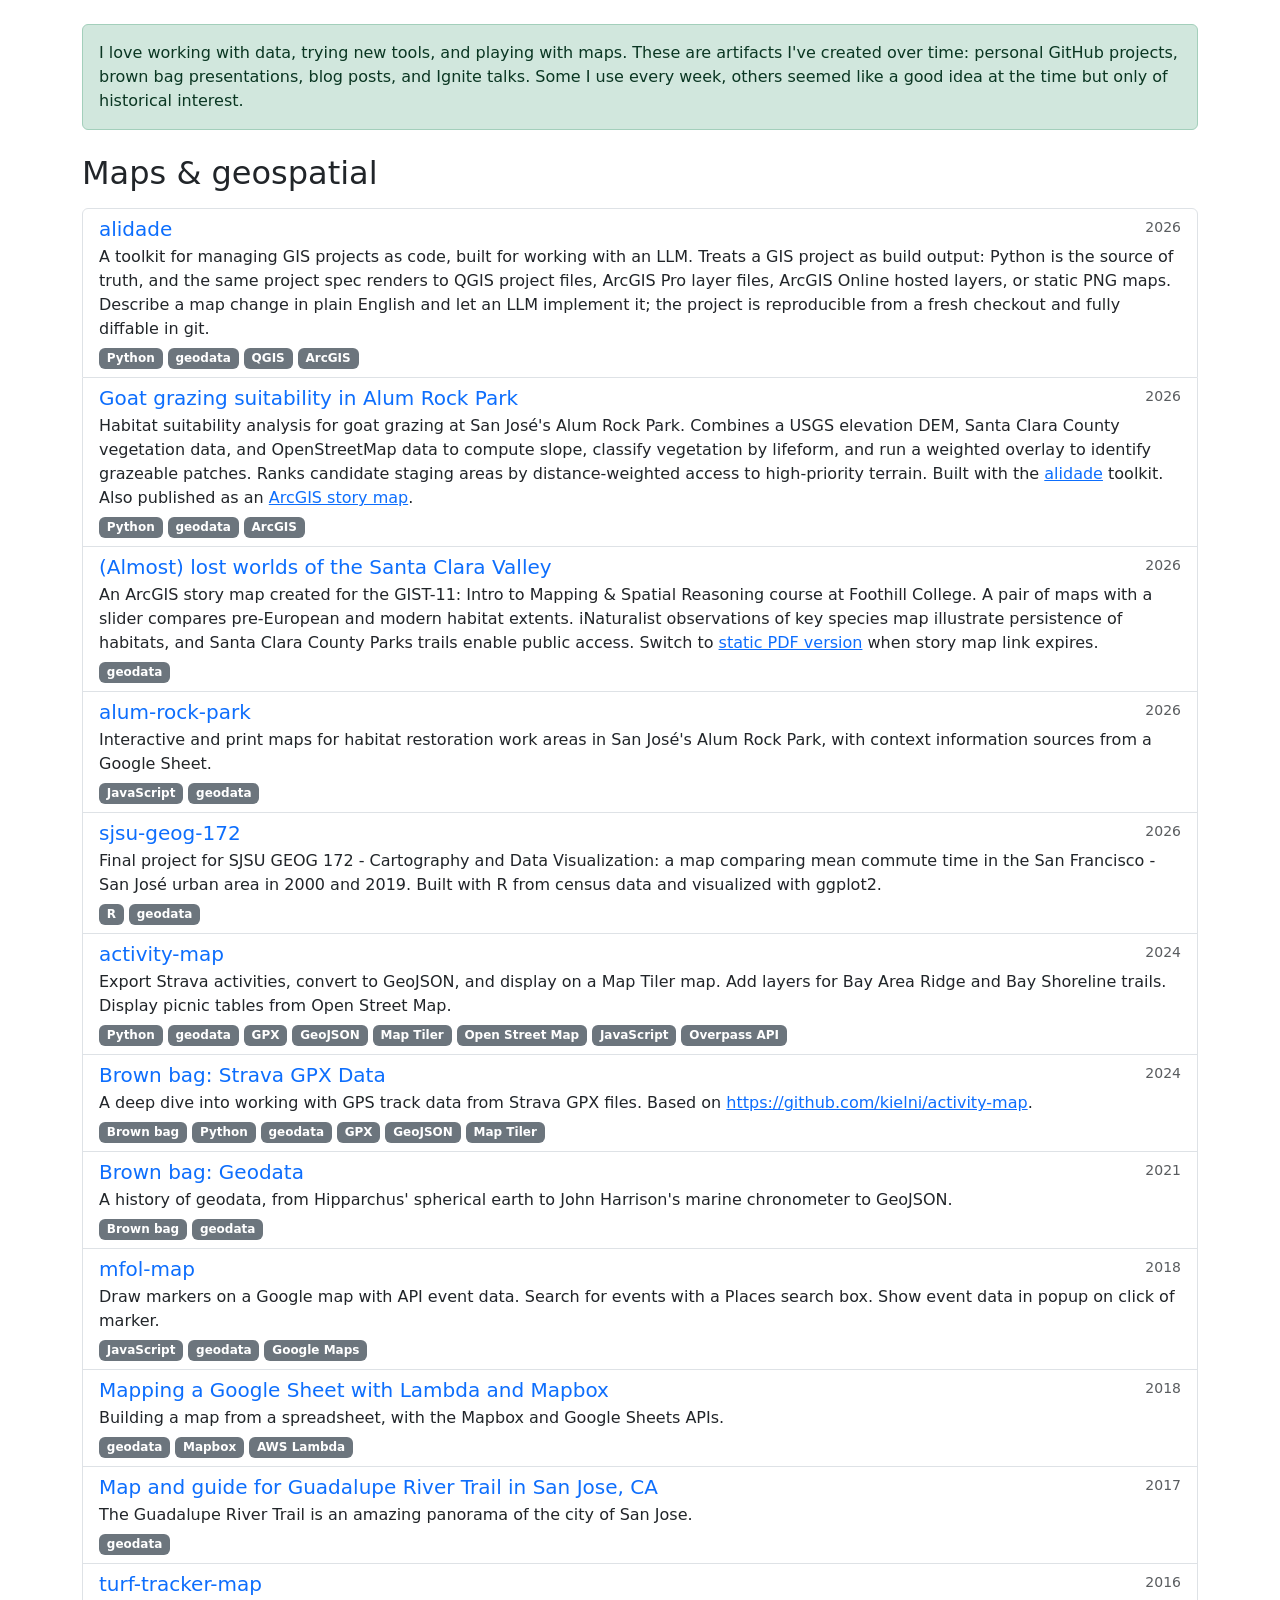
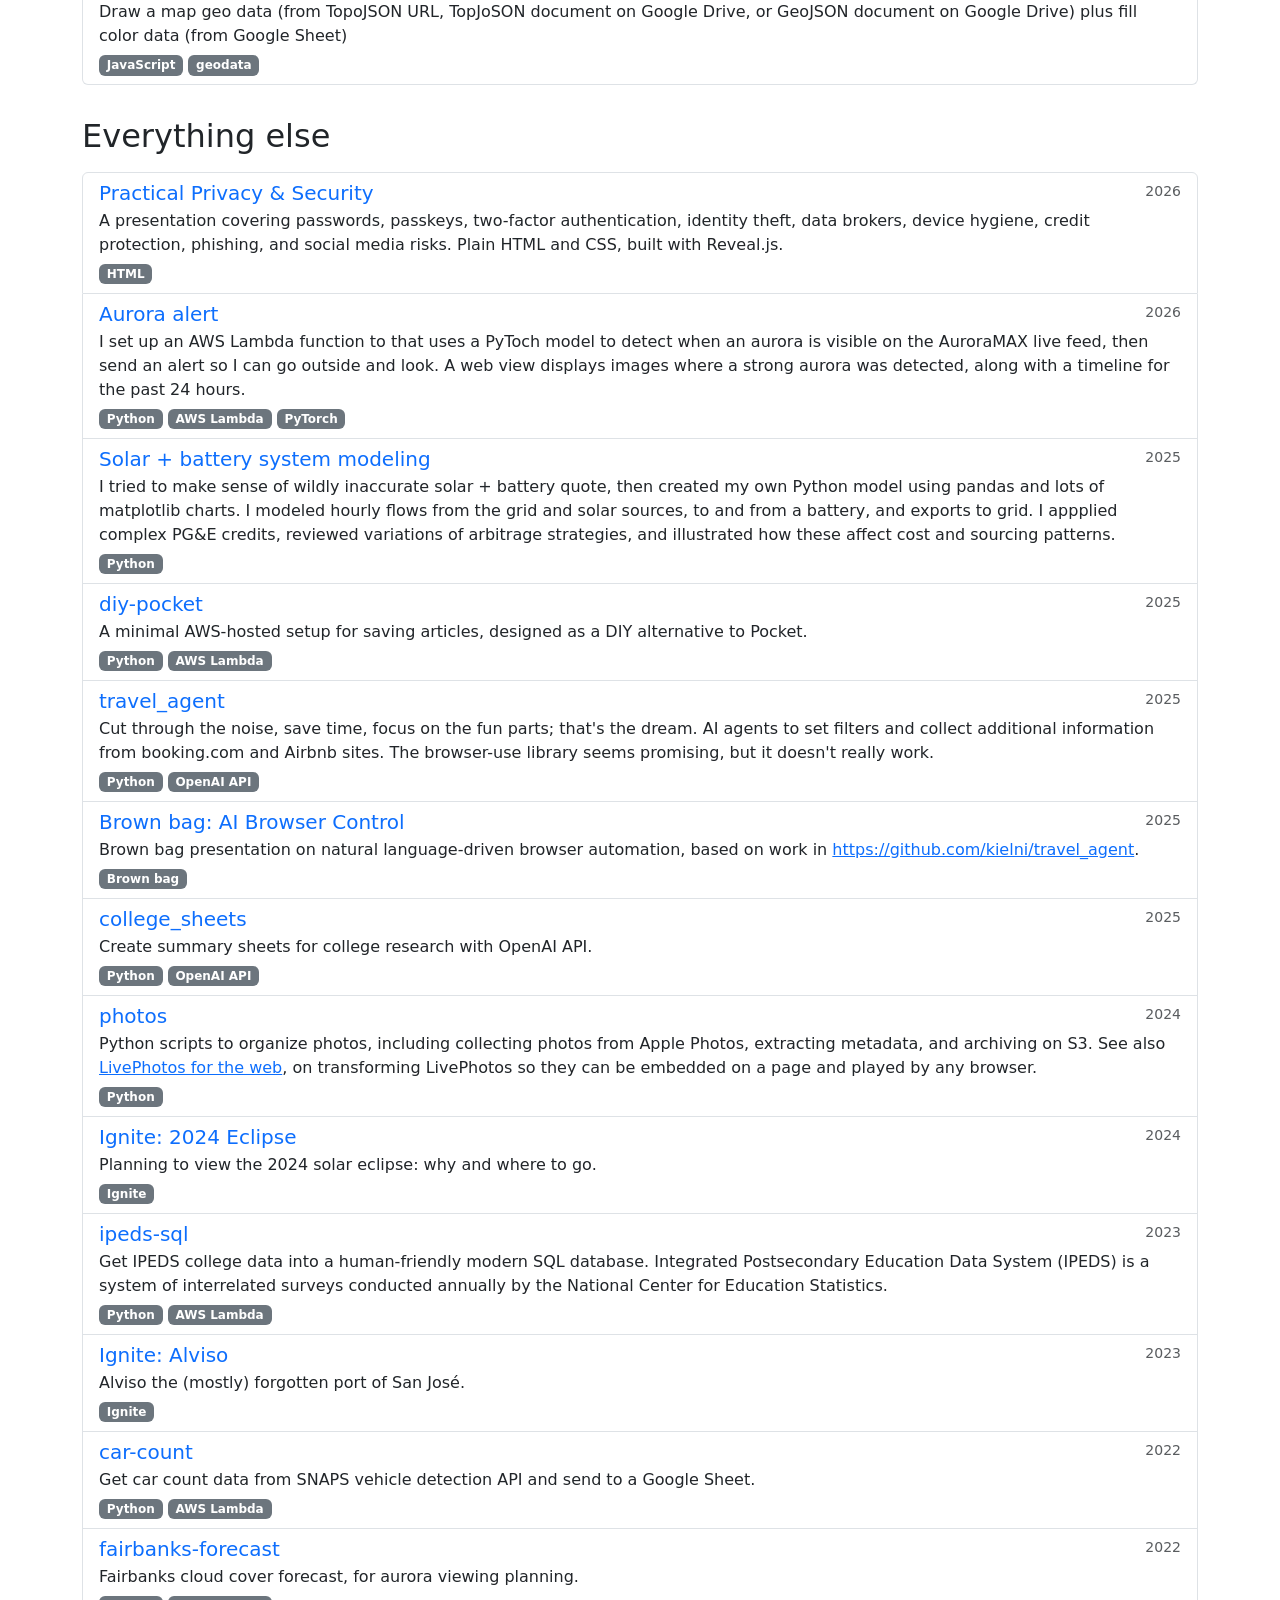
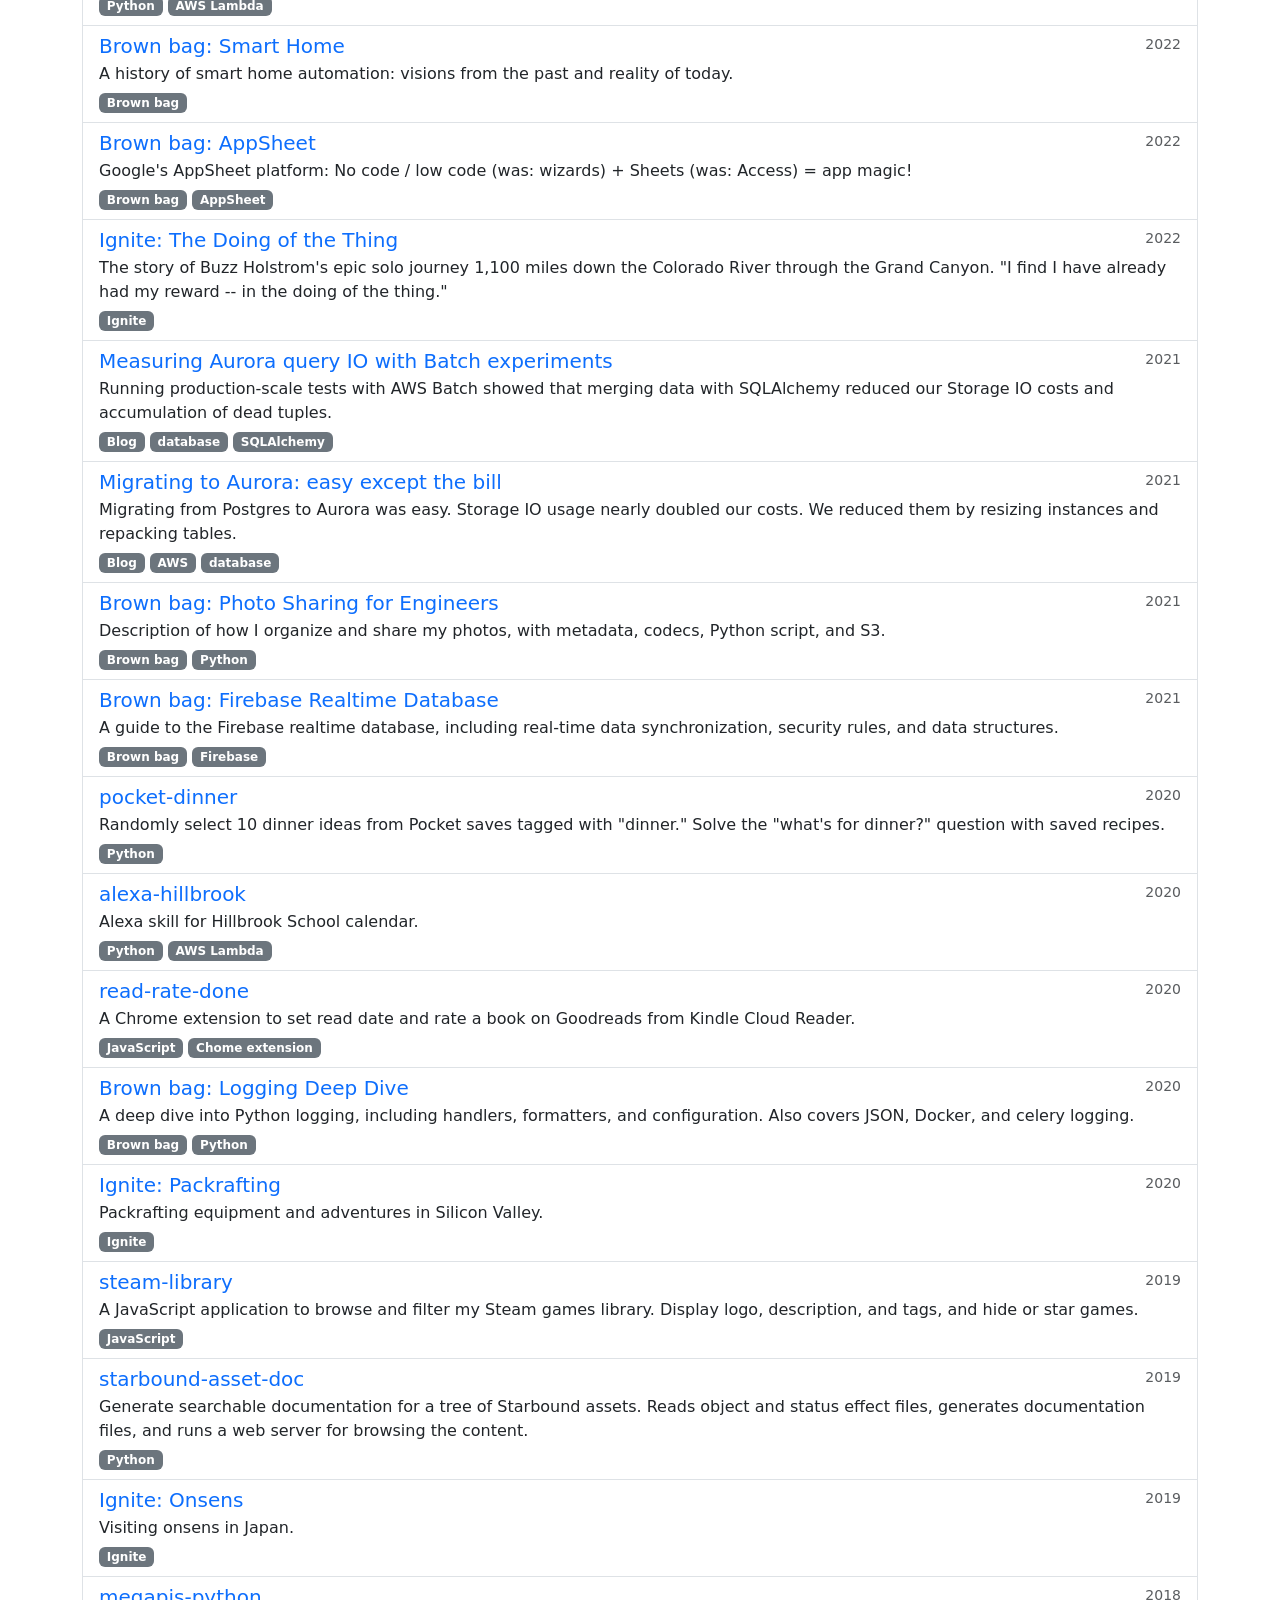
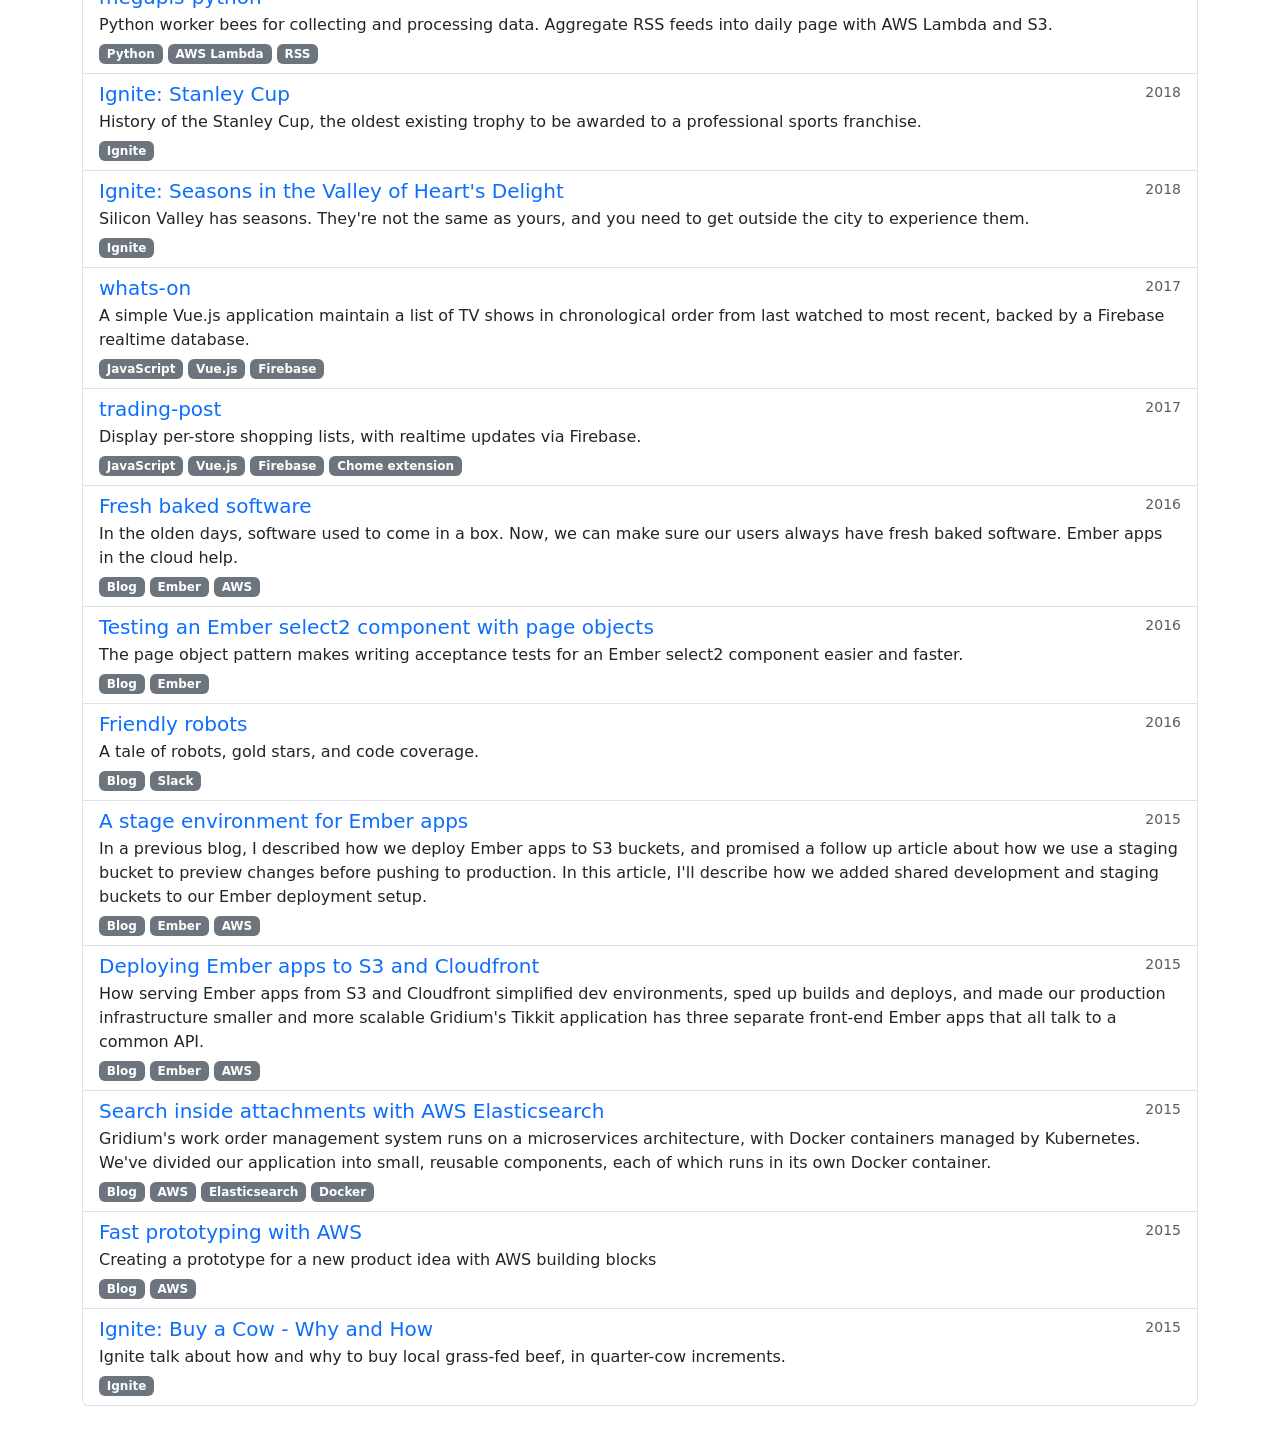
<file: index.html>
<!doctype html>
<html lang="en">
  <head>
    <meta charset="UTF-8" />
    <meta name="viewport" content="width=device-width, initial-scale=1.0" />
    <title>Kimberly's artifact collection</title>
    <link
      href="https://cdn.jsdelivr.net/npm/bootstrap@5.3.3/dist/css/bootstrap.min.css"
      rel="stylesheet"
    />
  </head>
  <body>
    <div class="container py-4">
      <div class="row">
        <div class="col-12">
          <div class="alert alert-success rounded mb-4">
            I love working with data, trying new tools, and playing with maps. These are artifacts
            I've created over time: personal GitHub projects, brown bag presentations, blog posts,
            and Ignite talks. Some I use every week, others seemed like a good idea at the time but
            only of historical interest.
          </div>
        </div>
      </div>

      <!-- Maps & geospatial section -->
      <div class="row">
        <div class="col-12">
          <h2 class="mb-3">Maps & geospatial</h2>
          <div class="list-group">
            <div class="list-group-item">
              <div class="d-flex w-100 justify-content-between">
                <h5 class="mb-1">
                  <a href="https://github.com/kielni/alidade" class="text-decoration-none"
                    >alidade</a
                  >
                </h5>
                <small class="text-muted year" data-year="2026">2026</small>
              </div>
              <p class="mb-1">
                A toolkit for managing GIS projects as code, built for working with an LLM. Treats
                a GIS project as build output: Python is the source of truth, and the same project
                spec renders to QGIS project files, ArcGIS Pro layer files, ArcGIS Online hosted
                layers, or static PNG maps. Describe a map change in plain English and let an LLM
                implement it; the project is reproducible from a fresh checkout and fully diffable
                in git.
              </p>
              <span class="badge bg-secondary" data-format="Python">Python</span>
              <span class="badge bg-secondary" data-format="geodata">geodata</span>
              <span class="badge bg-secondary" data-format="QGIS">QGIS</span>
              <span class="badge bg-secondary" data-format="ArcGIS">ArcGIS</span>
            </div>
            <div class="list-group-item">
              <div class="d-flex w-100 justify-content-between">
                <h5 class="mb-1">
                  <a
                    href="https://github.com/kielni/alidade/tree/main/projects/goats"
                    class="text-decoration-none"
                    >Goat grazing suitability in Alum Rock Park</a
                  >
                </h5>
                <small class="text-muted year" data-year="2026">2026</small>
              </div>
              <p class="mb-1">
                Habitat suitability analysis for goat grazing at San José's Alum Rock Park.
                Combines a USGS elevation DEM, Santa Clara County vegetation data, and OpenStreetMap
                data to compute slope, classify vegetation by lifeform, and run a weighted overlay
                to identify grazeable patches. Ranks candidate staging areas by distance-weighted
                access to high-priority terrain. Built with the
                <a href="https://github.com/kielni/alidade">alidade</a> toolkit.
                Also published as an
                <a href="https://arcg.is/vOCOj1">ArcGIS story map</a>.
              </p>
              <span class="badge bg-secondary" data-format="Python">Python</span>
              <span class="badge bg-secondary" data-format="geodata">geodata</span>
              <span class="badge bg-secondary" data-format="ArcGIS">ArcGIS</span>
            </div>
            <div class="list-group-item">
              <div class="d-flex w-100 justify-content-between">
                <h5 class="mb-1">
                  <a
                    href="https://storymaps.arcgis.com/stories/3a1faf9982414bc3920393d47117fb9f"
                    class="text-decoration-none"
                    >(Almost) lost worlds of the Santa Clara Valley
                  </a>
                </h5>
                <small class="text-muted year" data-year="2026">2026</small>
              </div>
              <p class="mb-1">
                An ArcGIS story map created for the GIST-11: Intro to Mapping & Spatial Reasoning
                course at Foothill College. A pair of maps with a slider compares pre-European and
                modern habitat extents. iNaturalist observations of key species map illustrate
                persistence of habitats, and Santa Clara County Parks trails enable public access.
                Switch to
                <a href="pdf/Almost lost worlds of the Santa Clara Valley.pdf">static PDF version</a>
                when story map link expires.
              </p>
              <span class="badge bg-secondary" data-format="geodata">geodata</span>
            </div>

            <div class="list-group-item">
              <div class="d-flex w-100 justify-content-between">
                <h5 class="mb-1">
                  <a href="https://github.com/kielni/alum-rock-park" class="text-decoration-none"
                    >alum-rock-park</a
                  >
                </h5>
                <small class="text-muted year" data-year="2026">2026</small>
              </div>
              <p class="mb-1">
                Interactive and print maps for habitat restoration work areas in San José's Alum
                Rock Park, with context information sources from a Google Sheet.
              </p>
              <span class="badge bg-secondary" data-format="JavaScript">JavaScript</span>
              <span class="badge bg-secondary" data-format="geodata">geodata</span>
            </div>

            <div class="list-group-item">
              <div class="d-flex w-100 justify-content-between">
                <h5 class="mb-1">
                  <a href="https://github.com/kielni/sjsu-geog-172" class="text-decoration-none"
                    >sjsu-geog-172</a
                  >
                </h5>
                <small class="text-muted year" data-year="2026">2026</small>
              </div>
              <p class="mb-1">
                Final project for SJSU GEOG 172 - Cartography and Data Visualization: a map
                comparing mean commute time in the San Francisco - San José urban area in 2000 and
                2019. Built with R from census data and visualized with ggplot2.
              </p>
              <span class="badge bg-secondary" data-format="R">R</span>
              <span class="badge bg-secondary" data-format="geodata">geodata</span>
            </div>

            <div class="list-group-item">
              <div class="d-flex w-100 justify-content-between">
                <h5 class="mb-1">
                  <a href="https://github.com/kielni/activity-map" class="text-decoration-none"
                    >activity-map</a
                  >
                </h5>
                <small class="text-muted year" data-year="2024">2024</small>
              </div>
              <p class="mb-1">
                Export Strava activities, convert to GeoJSON, and display on a Map Tiler map. Add
                layers for Bay Area Ridge and Bay Shoreline trails. Display picnic tables from Open
                Street Map.
              </p>
              <span class="badge bg-secondary" data-format="Python">Python</span>
              <span class="badge bg-secondary" data-format="geodata">geodata</span>
              <span class="badge bg-secondary" data-format="GPX">GPX</span>
              <span class="badge bg-secondary" data-format="GeoJSON">GeoJSON</span>
              <span class="badge bg-secondary" data-format="Map Tiler">Map Tiler</span>
              <span class="badge bg-secondary" data-format="Open Street Map">Open Street Map</span>
              <span class="badge bg-secondary" data-format="JavaScript">JavaScript</span>
              <span class="badge bg-secondary" data-format="Overpass API">Overpass API</span>
            </div>

            <div class="list-group-item">
              <div class="d-flex w-100 justify-content-between">
                <h5 class="mb-1">
                  <a href="brown_bag/2024 Strava_GPX data.pdf" class="text-decoration-none"
                    >Brown bag: Strava GPX Data</a
                  >
                </h5>
                <small class="text-muted year" data-year="2024">2024</small>
              </div>
              <p class="mb-1">
                A deep dive into working with GPS track data from Strava GPX files. Based on
                <a href="https://github.com/kielni/activity-map"
                  >https://github.com/kielni/activity-map</a
                >.
              </p>
              <span class="badge bg-secondary" data-format="Brown bag">Brown bag</span>
              <span class="badge bg-secondary" data-format="Python">Python</span>
              <span class="badge bg-secondary" data-format="geodata">geodata</span>
              <span class="badge bg-secondary" data-format="GPX">GPX</span>
              <span class="badge bg-secondary" data-format="GeoJSON">GeoJSON</span>
              <span class="badge bg-secondary" data-format="Map Tiler">Map Tiler</span>
            </div>

            <div class="list-group-item">
              <div class="d-flex w-100 justify-content-between">
                <h5 class="mb-1">
                  <a href="brown_bag/2021 Geodata.pdf" class="text-decoration-none"
                    >Brown bag: Geodata</a
                  >
                </h5>
                <small class="text-muted year" data-year="2021">2021</small>
              </div>
              <p class="mb-1">
                A history of geodata, from Hipparchus' spherical earth to John Harrison's marine
                chronometer to GeoJSON.
              </p>
              <span class="badge bg-secondary" data-format="Brown bag">Brown bag</span>
              <span class="badge bg-secondary" data-format="geodata">geodata</span>
            </div>

            <div class="list-group-item">
              <div class="d-flex w-100 justify-content-between">
                <h5 class="mb-1">
                  <a href="https://github.com/kielni/mfol-map" class="text-decoration-none"
                    >mfol-map</a
                  >
                </h5>
                <small class="text-muted year" data-year="2018">2018</small>
              </div>
              <p class="mb-1">
                Draw markers on a Google map with API event data. Search for events with a Places
                search box. Show event data in popup on click of marker.
              </p>
              <span class="badge bg-secondary" data-format="JavaScript">JavaScript</span>
              <span class="badge bg-secondary" data-format="geodata">geodata</span>
              <span class="badge bg-secondary" data-format="Google Maps">Google Maps</span>
            </div>

            <div class="list-group-item">
              <div class="d-flex w-100 justify-content-between">
                <h5 class="mb-1">
                  <a
                    href="https://medium.com/@kielnicholls/mapping-a-google-sheet-with-lambda-and-mapbox-4cdfb378edf3"
                    class="text-decoration-none"
                    >Mapping a Google Sheet with Lambda and Mapbox</a
                  >
                </h5>
                <small class="text-muted year" data-year="2018">2018</small>
              </div>
              <p class="mb-1">
                Building a map from a spreadsheet, with the Mapbox and Google Sheets APIs.
              </p>
              <span class="badge bg-secondary" data-format="geodata">geodata</span>
              <span class="badge bg-secondary" data-format="Mapbox">Mapbox</span>
              <span class="badge bg-secondary" data-format="AWS Lambda">AWS Lambda</span>
            </div>

            <div class="list-group-item">
              <div class="d-flex w-100 justify-content-between">
                <h5 class="mb-1">
                  <a
                    href="https://medium.com/@kielnicholls/map-and-guide-for-guadalupe-river-trail-in-san-jose-ca-aaf009a37a34"
                    class="text-decoration-none"
                    >Map and guide for Guadalupe River Trail in San Jose, CA</a
                  >
                </h5>
                <small class="text-muted year" data-year="2017">2017</small>
              </div>
              <p class="mb-1">
                The Guadalupe River Trail is an amazing panorama of the city of San Jose.
              </p>
              <span class="badge bg-secondary" data-format="geodata">geodata</span>
            </div>

            <div class="list-group-item">
              <div class="d-flex w-100 justify-content-between">
                <h5 class="mb-1">
                  <a href="https://github.com/kielni/turf-tracker-map" class="text-decoration-none"
                    >turf-tracker-map</a
                  >
                </h5>
                <small class="text-muted year" data-year="2016">2016</small>
              </div>
              <p class="mb-1">
                Draw a map geo data (from TopoJSON URL, TopJoSON document on Google Drive, or
                GeoJSON document on Google Drive) plus fill color data (from Google Sheet)
              </p>
              <span class="badge bg-secondary" data-format="JavaScript">JavaScript</span>
              <span class="badge bg-secondary" data-format="geodata">geodata</span>
            </div>
          </div>
        </div>
      </div>

      <!-- Everything else section -->
      <div class="row" style="padding-top: 2rem">
        <div class="col-12">
          <h2 class="mb-3">Everything else</h2>

          
          <div class="list-group">
            <!-- 2026 -->
            <div class="list-group-item">
              <div class="d-flex w-100 justify-content-between">
                <h5 class="mb-1">
                  <a href="https://kielni.github.io/practical-privacy/" class="text-decoration-none"
                    >Practical Privacy &amp; Security</a
                  >
                </h5>
                <small class="text-muted year" data-year="2026">2026</small>
              </div>
              <p class="mb-1">
                A presentation covering passwords, passkeys, two-factor
                authentication, identity theft, data brokers, device hygiene, credit protection,
                phishing, and social media risks. Plain HTML and CSS, built with Reveal.js.
              </p>
              <span class="badge bg-secondary" data-format="HTML">HTML</span>
            </div>
            <div class="list-group-item">
              <div class="d-flex w-100 justify-content-between">
                <h5 class="mb-1">
                  <a href="https://github.com/kielni/aurora-alert" class="text-decoration-none"
                    >Aurora alert</a
                  >
                </h5>
                <small class="text-muted year" data-year="2026">2026</small>
              </div>
              <p class="mb-1">
                I set up an AWS Lambda function to that uses a PyToch model to detect when an aurora
                is visible on the AuroraMAX live feed, then send an alert so I can go outside and
                look. A web view displays images where a strong aurora was detected, along with a
                timeline for the past 24 hours.
              </p>
              <span class="badge bg-secondary" data-format="Python">Python</span>
              <span class="badge bg-secondary" data-format="AWS Lambda">AWS Lambda</span>
              <span class="badge bg-secondary" data-format="AWS Lambda">PyTorch</span>
            </div>

            <!-- 2025 -->
            <div class="list-group-item">
              <div class="d-flex w-100 justify-content-between">
                <h5 class="mb-1">
                  <a href="https://github.com/kielni/solar-modeling" class="text-decoration-none"
                    >Solar + battery system modeling</a
                  >
                </h5>
                <small class="text-muted year" data-year="2025">2025</small>
              </div>
              <p class="mb-1">
                I tried to make sense of wildly inaccurate solar + battery quote, then created my
                own Python model using pandas and lots of matplotlib charts. I modeled hourly flows
                from the grid and solar sources, to and from a battery, and exports to grid. I
                appplied complex PG&E credits, reviewed variations of arbitrage strategies, and
                illustrated how these affect cost and sourcing patterns.
              </p>
              <span class="badge bg-secondary" data-format="Python">Python</span>
            </div>

            <div class="list-group-item">
              <div class="d-flex w-100 justify-content-between">
                <h5 class="mb-1">
                  <a href="https://github.com/kielni/diy-pocket" class="text-decoration-none"
                    >diy-pocket</a
                  >
                </h5>
                <small class="text-muted year" data-year="2025">2025</small>
              </div>
              <p class="mb-1">
                A minimal AWS-hosted setup for saving articles, designed as a DIY alternative to
                Pocket.
              </p>
              <span class="badge bg-secondary" data-format="Python">Python</span>
              <span class="badge bg-secondary" data-format="AWS Lambda">AWS Lambda</span>
            </div>

            <div class="list-group-item">
              <div class="d-flex w-100 justify-content-between">
                <h5 class="mb-1">
                  <a href="https://github.com/kielni/travel_agent" class="text-decoration-none"
                    >travel_agent</a
                  >
                </h5>
                <small class="text-muted year" data-year="2025">2025</small>
              </div>
              <p class="mb-1">
                Cut through the noise, save time, focus on the fun parts; that's the dream. AI
                agents to set filters and collect additional information from booking.com and Airbnb
                sites. The browser-use library seems promising, but it doesn't really work.
              </p>
              <span class="badge bg-secondary" data-format="Python">Python</span>
              <span class="badge bg-secondary" data-format="OpenAI API">OpenAI API</span>
            </div>

            <div class="list-group-item">
              <div class="d-flex w-100 justify-content-between">
                <h5 class="mb-1">
                  <a href="brown_bag/2025 AI browser control.pdf" class="text-decoration-none"
                    >Brown bag: AI Browser Control</a
                  >
                </h5>
                <small class="text-muted year" data-year="2025">2025</small>
              </div>
              <p class="mb-1">
                Brown bag presentation on natural language-driven browser automation, based on work
                in
                <a href="https://github.com/kielni/travel_agent"
                  >https://github.com/kielni/travel_agent</a
                >.
              </p>
              <span class="badge bg-secondary" data-format="Brown bag">Brown bag</span>
            </div>

            <div class="list-group-item">
              <div class="d-flex w-100 justify-content-between">
                <h5 class="mb-1">
                  <a href="https://github.com/kielni/college_sheets" class="text-decoration-none"
                    >college_sheets</a
                  >
                </h5>
                <small class="text-muted year" data-year="2025">2025</small>
              </div>
              <p class="mb-1">Create summary sheets for college research with OpenAI API.</p>
              <span class="badge bg-secondary" data-format="Python">Python</span>
              <span class="badge bg-secondary" data-format="OpenAI API">OpenAI API</span>
            </div>

            <!-- 2024 -->
            <div class="list-group-item">
              <div class="d-flex w-100 justify-content-between">
                <h5 class="mb-1">
                  <a href="https://github.com/kielni/photos" class="text-decoration-none">photos</a>
                </h5>
                <small class="text-muted year" data-year="2024">2024</small>
              </div>
              <p class="mb-1">
                Python scripts to organize photos, including collecting photos from Apple Photos,
                extracting metadata, and archiving on S3. See also
                <a
                  href="https://medium.com/@kielnicholls/embedding-livephotos-on-a-web-page-5dfa9b8b83e3"
                  >LivePhotos for the web</a
                >, on transforming LivePhotos so they can be embedded on a page and played by any
                browser.
              </p>
              <span class="badge bg-secondary" data-format="Python">Python</span>
            </div>

            <div class="list-group-item">
              <div class="d-flex w-100 justify-content-between">
                <h5 class="mb-1">
                  <a href="ignite/2024 Eclipse.pdf" class="text-decoration-none"
                    >Ignite: 2024 Eclipse</a
                  >
                </h5>
                <small class="text-muted year" data-year="2024">2024</small>
              </div>
              <p class="mb-1">Planning to view the 2024 solar eclipse: why and where to go.</p>
              <span class="badge bg-secondary" data-format="Ignite">Ignite</span>
            </div>

            <!-- 2023 -->
            <div class="list-group-item">
              <div class="d-flex w-100 justify-content-between">
                <h5 class="mb-1">
                  <a href="https://github.com/kielni/ipeds-sql" class="text-decoration-none"
                    >ipeds-sql</a
                  >
                </h5>
                <small class="text-muted year" data-year="2023">2023</small>
              </div>
              <p class="mb-1">
                Get IPEDS college data into a human-friendly modern SQL database. Integrated
                Postsecondary Education Data System (IPEDS) is a system of interrelated surveys
                conducted annually by the National Center for Education Statistics.
              </p>
              <span class="badge bg-secondary" data-format="Python">Python</span>
              <span class="badge bg-secondary" data-format="AWS Lambda">AWS Lambda</span>
            </div>

            <div class="list-group-item">
              <div class="d-flex w-100 justify-content-between">
                <h5 class="mb-1">
                  <a href="ignite/2023 Alviso.pdf" class="text-decoration-none">Ignite: Alviso</a>
                </h5>
                <small class="text-muted year" data-year="2023">2023</small>
              </div>
              <p class="mb-1">Alviso the (mostly) forgotten port of San José.</p>
              <span class="badge bg-secondary" data-format="Ignite">Ignite</span>
            </div>

            <!-- 2022 -->
            <div class="list-group-item">
              <div class="d-flex w-100 justify-content-between">
                <h5 class="mb-1">
                  <a href="https://github.com/kielni/car-count" class="text-decoration-none"
                    >car-count</a
                  >
                </h5>
                <small class="text-muted year" data-year="2022">2022</small>
              </div>
              <p class="mb-1">
                Get car count data from SNAPS vehicle detection API and send to a Google Sheet.
              </p>
              <span class="badge bg-secondary" data-format="Python">Python</span>
              <span class="badge bg-secondary" data-format="AWS Lambda">AWS Lambda</span>
            </div>

            <div class="list-group-item">
              <div class="d-flex w-100 justify-content-between">
                <h5 class="mb-1">
                  <a
                    href="https://github.com/kielni/fairbanks-forecast"
                    class="text-decoration-none"
                    >fairbanks-forecast</a
                  >
                </h5>
                <small class="text-muted year" data-year="2022">2022</small>
              </div>
              <p class="mb-1">Fairbanks cloud cover forecast, for aurora viewing planning.</p>
              <span class="badge bg-secondary" data-format="Python">Python</span>
              <span class="badge bg-secondary" data-format="AWS Lambda">AWS Lambda</span>
            </div>

            <div class="list-group-item">
              <div class="d-flex w-100 justify-content-between">
                <h5 class="mb-1">
                  <a href="brown_bag/2022 Smart Home.pdf" class="text-decoration-none"
                    >Brown bag: Smart Home</a
                  >
                </h5>
                <small class="text-muted year" data-year="2022">2022</small>
              </div>
              <p class="mb-1">
                A history of smart home automation: visions from the past and reality of today.
              </p>
              <span class="badge bg-secondary" data-format="Brown bag">Brown bag</span>
            </div>

            <div class="list-group-item">
              <div class="d-flex w-100 justify-content-between">
                <h5 class="mb-1">
                  <a href="brown_bag/2022 AppSheet.pdf" class="text-decoration-none"
                    >Brown bag: AppSheet</a
                  >
                </h5>
                <small class="text-muted year" data-year="2022">2022</small>
              </div>
              <p class="mb-1">
                Google's AppSheet platform: No code / low code (was: wizards) + Sheets (was: Access)
                = app magic!
              </p>
              <span class="badge bg-secondary" data-format="Brown bag">Brown bag</span>
              <span class="badge bg-secondary" data-format="AppSheet">AppSheet</span>
            </div>

            <div class="list-group-item">
              <div class="d-flex w-100 justify-content-between">
                <h5 class="mb-1">
                  <a href="ignite/2022 The doing of the thing.pdf" class="text-decoration-none"
                    >Ignite: The Doing of the Thing</a
                  >
                </h5>
                <small class="text-muted year" data-year="2022">2022</small>
              </div>
              <p class="mb-1">
                The story of Buzz Holstrom's epic solo journey 1,100 miles down the Colorado River
                through the Grand Canyon. "I find I have already had my reward -- in the doing of
                the thing."
              </p>
              <span class="badge bg-secondary" data-format="Ignite">Ignite</span>
            </div>

            <!-- 2021 -->
            <div class="list-group-item">
              <div class="d-flex w-100 justify-content-between">
                <h5 class="mb-1">
                  <a
                    href="https://gridium.com/measuring-aurora-query-io-with-batch-experiments/"
                    class="text-decoration-none"
                    >Measuring Aurora query IO with Batch experiments</a
                  >
                </h5>
                <small class="text-muted year" data-year="2021">2021</small>
              </div>
              <p class="mb-1">
                Running production-scale tests with AWS Batch showed that merging data with
                SQLAlchemy reduced our Storage IO costs and accumulation of dead tuples.
              </p>
              <span class="badge bg-secondary" data-format="Blog">Blog</span>
              <span class="badge bg-secondary" data-format="database">database</span>
              <span class="badge bg-secondary" data-format="SQLAlchemy">SQLAlchemy</span>
            </div>

            <div class="list-group-item">
              <div class="d-flex w-100 justify-content-between">
                <h5 class="mb-1">
                  <a
                    href="https://gridium.com/migrating-to-aurora-easy-except-the-bill/"
                    class="text-decoration-none"
                    >Migrating to Aurora: easy except the bill</a
                  >
                </h5>
                <small class="text-muted year" data-year="2021">2021</small>
              </div>
              <p class="mb-1">
                Migrating from Postgres to Aurora was easy. Storage IO usage nearly doubled our
                costs. We reduced them by resizing instances and repacking tables.
              </p>
              <span class="badge bg-secondary" data-format="Blog">Blog</span>
              <span class="badge bg-secondary" data-format="AWS">AWS</span>
              <span class="badge bg-secondary" data-format="database">database</span>
            </div>

            <div class="list-group-item">
              <div class="d-flex w-100 justify-content-between">
                <h5 class="mb-1">
                  <a
                    href="brown_bag/2021 Photo sharing for engineers.pdf"
                    class="text-decoration-none"
                    >Brown bag: Photo Sharing for Engineers</a
                  >
                </h5>
                <small class="text-muted year" data-year="2021">2021</small>
              </div>
              <p class="mb-1">
                Description of how I organize and share my photos, with metadata, codecs, Python
                script, and S3.
              </p>
              <span class="badge bg-secondary" data-format="Brown bag">Brown bag</span>
              <span class="badge bg-secondary" data-format="Python">Python</span>
            </div>

            <div class="list-group-item">
              <div class="d-flex w-100 justify-content-between">
                <h5 class="mb-1">
                  <a
                    href="brown_bag/2021 Firebase realtime database.pdf"
                    class="text-decoration-none"
                    >Brown bag: Firebase Realtime Database</a
                  >
                </h5>
                <small class="text-muted year" data-year="2021">2021</small>
              </div>
              <p class="mb-1">
                A guide to the Firebase realtime database, including real-time data synchronization,
                security rules, and data structures.
              </p>
              <span class="badge bg-secondary" data-format="Brown bag">Brown bag</span>
              <span class="badge bg-secondary" data-format="Firebase">Firebase</span>
            </div>

            <!-- 2020 -->
            <div class="list-group-item">
              <div class="d-flex w-100 justify-content-between">
                <h5 class="mb-1">
                  <a href="https://github.com/kielni/pocket-dinner" class="text-decoration-none"
                    >pocket-dinner</a
                  >
                </h5>
                <small class="text-muted year" data-year="2020">2020</small>
              </div>
              <p class="mb-1">
                Randomly select 10 dinner ideas from Pocket saves tagged with "dinner." Solve the
                "what's for dinner?" question with saved recipes.
              </p>
              <span class="badge bg-secondary" data-format="Python">Python</span>
            </div>

            <div class="list-group-item">
              <div class="d-flex w-100 justify-content-between">
                <h5 class="mb-1">
                  <a href="https://github.com/kielni/alexa-hillbrook" class="text-decoration-none"
                    >alexa-hillbrook</a
                  >
                </h5>
                <small class="text-muted year" data-year="2020">2020</small>
              </div>
              <p class="mb-1">Alexa skill for Hillbrook School calendar.</p>
              <span class="badge bg-secondary" data-format="Python">Python</span>
              <span class="badge bg-secondary" data-format="AWS Lambda">AWS Lambda</span>
            </div>

            <div class="list-group-item">
              <div class="d-flex w-100 justify-content-between">
                <h5 class="mb-1">
                  <a href="https://github.com/kielni/read-rate-done" class="text-decoration-none"
                    >read-rate-done</a
                  >
                </h5>
                <small class="text-muted year" data-year="2020">2020</small>
              </div>
              <p class="mb-1">
                A Chrome extension to set read date and rate a book on Goodreads from Kindle Cloud
                Reader.
              </p>
              <span class="badge bg-secondary" data-format="JavaScript">JavaScript</span>
              <span class="badge bg-secondary" data-format="Chome extension">Chome extension</span>
            </div>

            <div class="list-group-item">
              <div class="d-flex w-100 justify-content-between">
                <h5 class="mb-1">
                  <a href="brown_bag/2020 Logging deep dive.pdf" class="text-decoration-none"
                    >Brown bag: Logging Deep Dive</a
                  >
                </h5>
                <small class="text-muted year" data-year="2020">2020</small>
              </div>
              <p class="mb-1">
                A deep dive into Python logging, including handlers, formatters, and configuration.
                Also covers JSON, Docker, and celery logging.
              </p>
              <span class="badge bg-secondary" data-format="Brown bag">Brown bag</span>
              <span class="badge bg-secondary" data-format="Python">Python</span>
            </div>

            <div class="list-group-item">
              <div class="d-flex w-100 justify-content-between">
                <h5 class="mb-1">
                  <a href="ignite/2020 Packrafting.pdf" class="text-decoration-none"
                    >Ignite: Packrafting</a
                  >
                </h5>
                <small class="text-muted year" data-year="2020">2020</small>
              </div>
              <p class="mb-1">Packrafting equipment and adventures in Silicon Valley.</p>
              <span class="badge bg-secondary" data-format="Ignite">Ignite</span>
            </div>

            <!-- 2019 -->
            <div class="list-group-item">
              <div class="d-flex w-100 justify-content-between">
                <h5 class="mb-1">
                  <a href="https://github.com/kielni/steam-library" class="text-decoration-none"
                    >steam-library</a
                  >
                </h5>
                <small class="text-muted year" data-year="2019">2019</small>
              </div>
              <p class="mb-1">
                A JavaScript application to browse and filter my Steam games library. Display logo,
                description, and tags, and hide or star games.
              </p>
              <span class="badge bg-secondary" data-format="JavaScript">JavaScript</span>
            </div>

            <div class="list-group-item">
              <div class="d-flex w-100 justify-content-between">
                <h5 class="mb-1">
                  <a
                    href="https://github.com/kielni/starbound-asset-doc"
                    class="text-decoration-none"
                    >starbound-asset-doc</a
                  >
                </h5>
                <small class="text-muted year" data-year="2019">2019</small>
              </div>
              <p class="mb-1">
                Generate searchable documentation for a tree of Starbound assets. Reads object and
                status effect files, generates documentation files, and runs a web server for
                browsing the content.
              </p>
              <span class="badge bg-secondary" data-format="Python">Python</span>
            </div>

            <div class="list-group-item">
              <div class="d-flex w-100 justify-content-between">
                <h5 class="mb-1">
                  <a href="ignite/2019 Onsen.pdf" class="text-decoration-none">Ignite: Onsens</a>
                </h5>
                <small class="text-muted year" data-year="2019">2019</small>
              </div>
              <p class="mb-1">Visiting onsens in Japan.</p>
              <span class="badge bg-secondary" data-format="Ignite">Ignite</span>
            </div>

            <!-- 2018 -->
            <div class="list-group-item">
              <div class="d-flex w-100 justify-content-between">
                <h5 class="mb-1">
                  <a href="https://github.com/kielni/megapis-python" class="text-decoration-none"
                    >megapis-python</a
                  >
                </h5>
                <small class="text-muted year" data-year="2018">2018</small>
              </div>
              <p class="mb-1">
                Python worker bees for collecting and processing data. Aggregate RSS feeds into
                daily page with AWS Lambda and S3.
              </p>
              <span class="badge bg-secondary" data-format="Python">Python</span>
              <span class="badge bg-secondary" data-format="AWS Lambda">AWS Lambda</span>
              <span class="badge bg-secondary" data-format="RSS">RSS</span>
            </div>

            <div class="list-group-item">
              <div class="d-flex w-100 justify-content-between">
                <h5 class="mb-1">
                  <a href="ignite/2018 Stanley Cup.pdf" class="text-decoration-none"
                    >Ignite: Stanley Cup</a
                  >
                </h5>
                <small class="text-muted year" data-year="2018">2018</small>
              </div>
              <p class="mb-1">
                History of the Stanley Cup, the oldest existing trophy to be awarded to a
                professional sports franchise.
              </p>
              <span class="badge bg-secondary" data-format="Ignite">Ignite</span>
            </div>

            <div class="list-group-item">
              <div class="d-flex w-100 justify-content-between">
                <h5 class="mb-1">
                  <a href="ignite/2018 Seasons.pdf" class="text-decoration-none"
                    >Ignite: Seasons in the Valley of Heart's Delight</a
                  >
                </h5>
                <small class="text-muted year" data-year="2018">2018</small>
              </div>
              <p class="mb-1">
                Silicon Valley has seasons. They're not the same as yours, and you need to get
                outside the city to experience them.
              </p>
              <span class="badge bg-secondary" data-format="Ignite">Ignite</span>
            </div>

            <!-- 2017 -->

            <div class="list-group-item">
              <div class="d-flex w-100 justify-content-between">
                <h5 class="mb-1">
                  <a href="https://github.com/kielni/whats-on" class="text-decoration-none"
                    >whats-on</a
                  >
                </h5>
                <small class="text-muted year" data-year="2017">2017</small>
              </div>
              <p class="mb-1">
                A simple Vue.js application maintain a list of TV shows in chronological order from
                last watched to most recent, backed by a Firebase realtime database.
              </p>
              <span class="badge bg-secondary" data-format="JavaScript">JavaScript</span>
              <span class="badge bg-secondary" data-format="JavaScript">Vue.js</span>
              <span class="badge bg-secondary" data-format="Firebase">Firebase</span>
            </div>

            <div class="list-group-item">
              <div class="d-flex w-100 justify-content-between">
                <h5 class="mb-1">
                  <a href="https://github.com/kielni/trading-post" class="text-decoration-none"
                    >trading-post</a
                  >
                </h5>
                <small class="text-muted year" data-year="2017">2017</small>
              </div>
              <p class="mb-1">
                Display per-store shopping lists, with realtime updates via Firebase.
              </p>
              <span class="badge bg-secondary" data-format="JavaScript">JavaScript</span>
              <span class="badge bg-secondary" data-format="JavaScript">Vue.js</span>
              <span class="badge bg-secondary" data-format="Firebase">Firebase</span>
              <span class="badge bg-secondary" data-format="Chome extension">Chome extension</span>
            </div>

            <!-- 2016 -->
            <div class="list-group-item">
              <div class="d-flex w-100 justify-content-between">
                <h5 class="mb-1">
                  <a href="https://gridium.com/fresh-baked-software/" class="text-decoration-none"
                    >Fresh baked software</a
                  >
                </h5>
                <small class="text-muted year" data-year="2016">2016</small>
              </div>
              <p class="mb-1">
                In the olden days, software used to come in a box. Now, we can make sure our users
                always have fresh baked software. Ember apps in the cloud help.
              </p>
              <span class="badge bg-secondary" data-format="Blog">Blog</span>
              <span class="badge bg-secondary" data-format="Ember">Ember</span>
              <span class="badge bg-secondary" data-format="AWS">AWS</span>
            </div>

            <div class="list-group-item">
              <div class="d-flex w-100 justify-content-between">
                <h5 class="mb-1">
                  <a
                    href="https://gridium.com/testing-select2-with-page-objects/"
                    class="text-decoration-none"
                    >Testing an Ember select2 component with page objects</a
                  >
                </h5>
                <small class="text-muted year" data-year="2016">2016</small>
              </div>
              <p class="mb-1">
                The page object pattern makes writing acceptance tests for an Ember select2
                component easier and faster.
              </p>
              <span class="badge bg-secondary" data-format="Blog">Blog</span>
              <span class="badge bg-secondary" data-format="Ember">Ember</span>
            </div>

            <div class="list-group-item">
              <div class="d-flex w-100 justify-content-between">
                <h5 class="mb-1">
                  <a href="https://gridium.com/friendly-robots/" class="text-decoration-none"
                    >Friendly robots</a
                  >
                </h5>
                <small class="text-muted year" data-year="2016">2016</small>
              </div>
              <p class="mb-1">A tale of robots, gold stars, and code coverage.</p>
              <span class="badge bg-secondary" data-format="Blog">Blog</span>
              <span class="badge bg-secondary" data-format="Slack">Slack</span>
            </div>

            <!-- 2015 -->
            <div class="list-group-item">
              <div class="d-flex w-100 justify-content-between">
                <h5 class="mb-1">
                  <a
                    href="https://gridium.com/a-stage-build-for-ember-apps/"
                    class="text-decoration-none"
                    >A stage environment for Ember apps</a
                  >
                </h5>
                <small class="text-muted year" data-year="2015">2015</small>
              </div>
              <p class="mb-1">
                In a previous blog, I described how we deploy Ember apps to S3 buckets, and promised
                a follow up article about how we use a staging bucket to preview changes before
                pushing to production. In this article, I'll describe how we added shared
                development and staging buckets to our Ember deployment setup.
              </p>
              <span class="badge bg-secondary" data-format="Blog">Blog</span>
              <span class="badge bg-secondary" data-format="Ember">Ember</span>
              <span class="badge bg-secondary" data-format="AWS">AWS</span>
            </div>

            <div class="list-group-item">
              <div class="d-flex w-100 justify-content-between">
                <h5 class="mb-1">
                  <a
                    href="https://gridium.com/deploying-ember-apps-to-s3-and-cloudfront/"
                    class="text-decoration-none"
                    >Deploying Ember apps to S3 and Cloudfront</a
                  >
                </h5>
                <small class="text-muted year" data-year="2015">2015</small>
              </div>
              <p class="mb-1">
                How serving Ember apps from S3 and Cloudfront simplified dev environments, sped up
                builds and deploys, and made our production infrastructure smaller and more scalable
                Gridium's Tikkit application has three separate front-end Ember apps that all talk
                to a common API.
              </p>
              <span class="badge bg-secondary" data-format="Blog">Blog</span>
              <span class="badge bg-secondary" data-format="Ember">Ember</span>
              <span class="badge bg-secondary" data-format="AWS">AWS</span>
            </div>

            <div class="list-group-item">
              <div class="d-flex w-100 justify-content-between">
                <h5 class="mb-1">
                  <a
                    href="https://gridium.com/search-inside-attachments-aws-elasticsearch-2/"
                    class="text-decoration-none"
                    >Search inside attachments with AWS Elasticsearch</a
                  >
                </h5>
                <small class="text-muted year" data-year="2015">2015</small>
              </div>
              <p class="mb-1">
                Gridium's work order management system runs on a microservices architecture, with
                Docker containers managed by Kubernetes. We've divided our application into small,
                reusable components, each of which runs in its own Docker container.
              </p>
              <span class="badge bg-secondary" data-format="Blog">Blog</span>
              <span class="badge bg-secondary" data-format="AWS">AWS</span>
              <span class="badge bg-secondary" data-format="Elasticsearch">Elasticsearch</span>
              <span class="badge bg-secondary" data-format="Docker">Docker</span>
            </div>

            <div class="list-group-item">
              <div class="d-flex w-100 justify-content-between">
                <h5 class="mb-1">
                  <a
                    href="https://gridium.com/fast-prototyping-with-aws/"
                    class="text-decoration-none"
                    >Fast prototyping with AWS</a
                  >
                </h5>
                <small class="text-muted year" data-year="2015">2015</small>
              </div>
              <p class="mb-1">
                Creating a prototype for a new product idea with AWS building blocks
              </p>
              <span class="badge bg-secondary" data-format="Blog">Blog</span>
              <span class="badge bg-secondary" data-format="AWS">AWS</span>
            </div>

            <div class="list-group-item">
              <div class="d-flex w-100 justify-content-between">
                <h5 class="mb-1">
                  <a href="ignite/2015 Buy a cow - why and how.pdf" class="text-decoration-none"
                    >Ignite: Buy a Cow - Why and How</a
                  >
                </h5>
                <small class="text-muted year" data-year="2015">2015</small>
              </div>
              <p class="mb-1">
                Ignite talk about how and why to buy local grass-fed beef, in quarter-cow
                increments.
              </p>
              <span class="badge bg-secondary" data-format="Ignite">Ignite</span>
            </div>
          </div>
        </div>
      </div>
    </div>
    <script src="https://cdn.jsdelivr.net/npm/bootstrap@5.3.3/dist/js/bootstrap.bundle.min.js"></script>
  </body>
</html>
</file>
